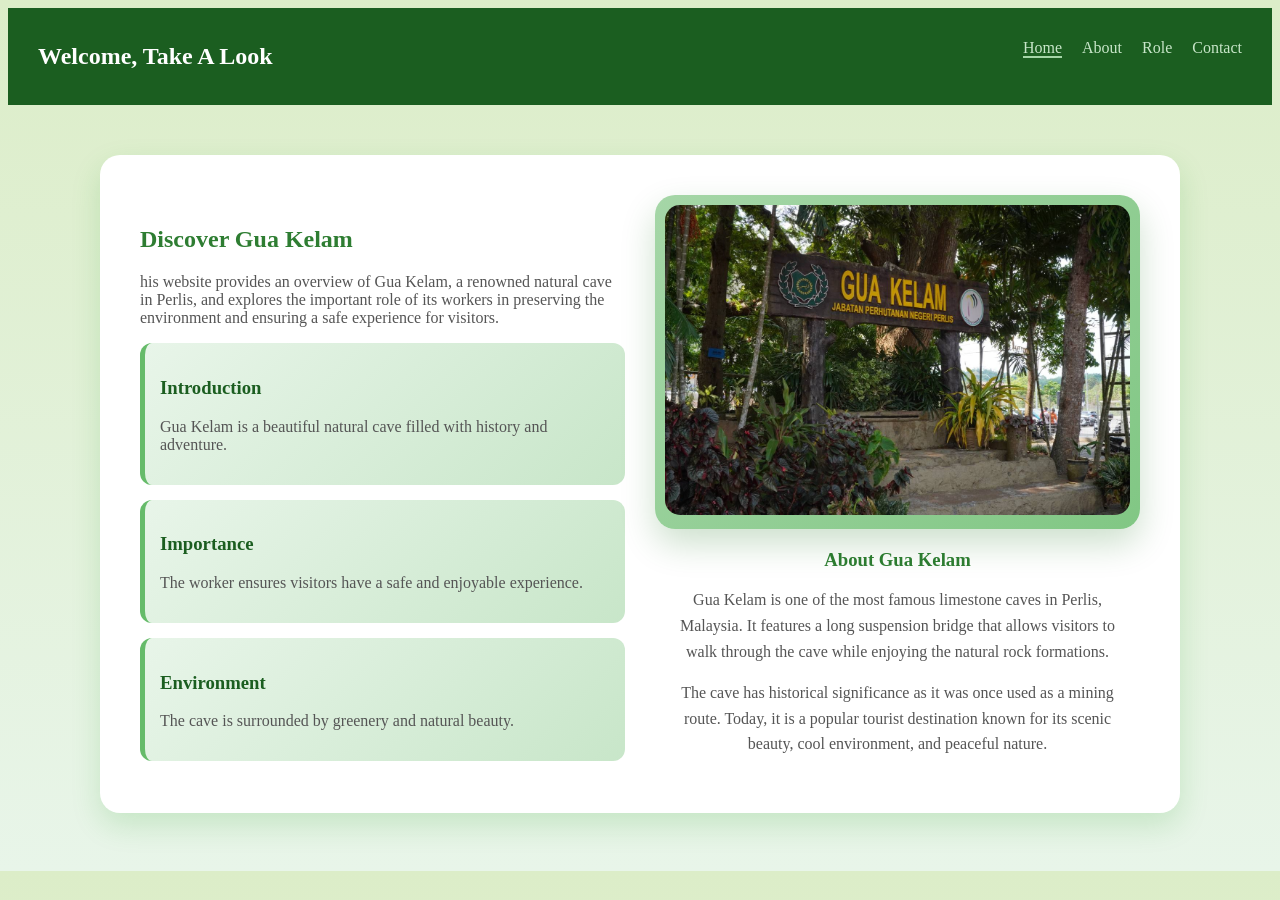
<file: index.html>
<!DOCTYPE html>
<html>
<head>
<link href="https://fonts.googleapis.com/css2?family=Poppins:wght@400;600;800&family=Playfair+Display:wght@600&display=swap" rel="stylesheet">
<title>Home</title>
<link rel="stylesheet" href="style.css">
</head>

<body>

<nav>
<h2 class="logo">Welcome, Take A Look</h2>
<ul>
<li><a href="index.html" class="active">Home</a></li>
<li><a href="about.html">About</a></li>
<li><a href="role.html">Role</a></li>
<li><a href="contact.html">Contact</a></li>
</ul>
</nav>

<section class="section">
<div class="card">

<div class="row">

<div class="left">
<h1>Discover Gua Kelam</h1>
<p>his website provides an overview of Gua Kelam, a renowned natural cave in Perlis, and explores the important role of its workers in preserving the environment and ensuring a safe experience for visitors.</p>

<div class="box">
<h3>Introduction</h3>
<p>Gua Kelam is a beautiful natural cave filled with history and adventure.</p>
</div>

<div class="box">
<h3>Importance</h3>
<p>The worker ensures visitors have a safe and enjoyable experience.</p>
</div>

<div class="box">
<h3>Environment</h3>
<p>The cave is surrounded by greenery and natural beauty.</p>
</div>

</div>

<div class="right">

    <div class="image-frame">
        <img src="guakelam.jpg" alt="Gua Kelam">
    </div>

    <div class="image-info">
        <h3>About Gua Kelam</h3>
        <p>
            Gua Kelam is one of the most famous limestone caves in Perlis, Malaysia. 
            It features a long suspension bridge that allows visitors to walk through 
            the cave while enjoying the natural rock formations.
        </p>

        <p>
            The cave has historical significance as it was once used as a mining route. 
            Today, it is a popular tourist destination known for its scenic beauty, 
            cool environment, and peaceful nature.
        </p>
    </div>

</div>
</body>
</html>
</file>
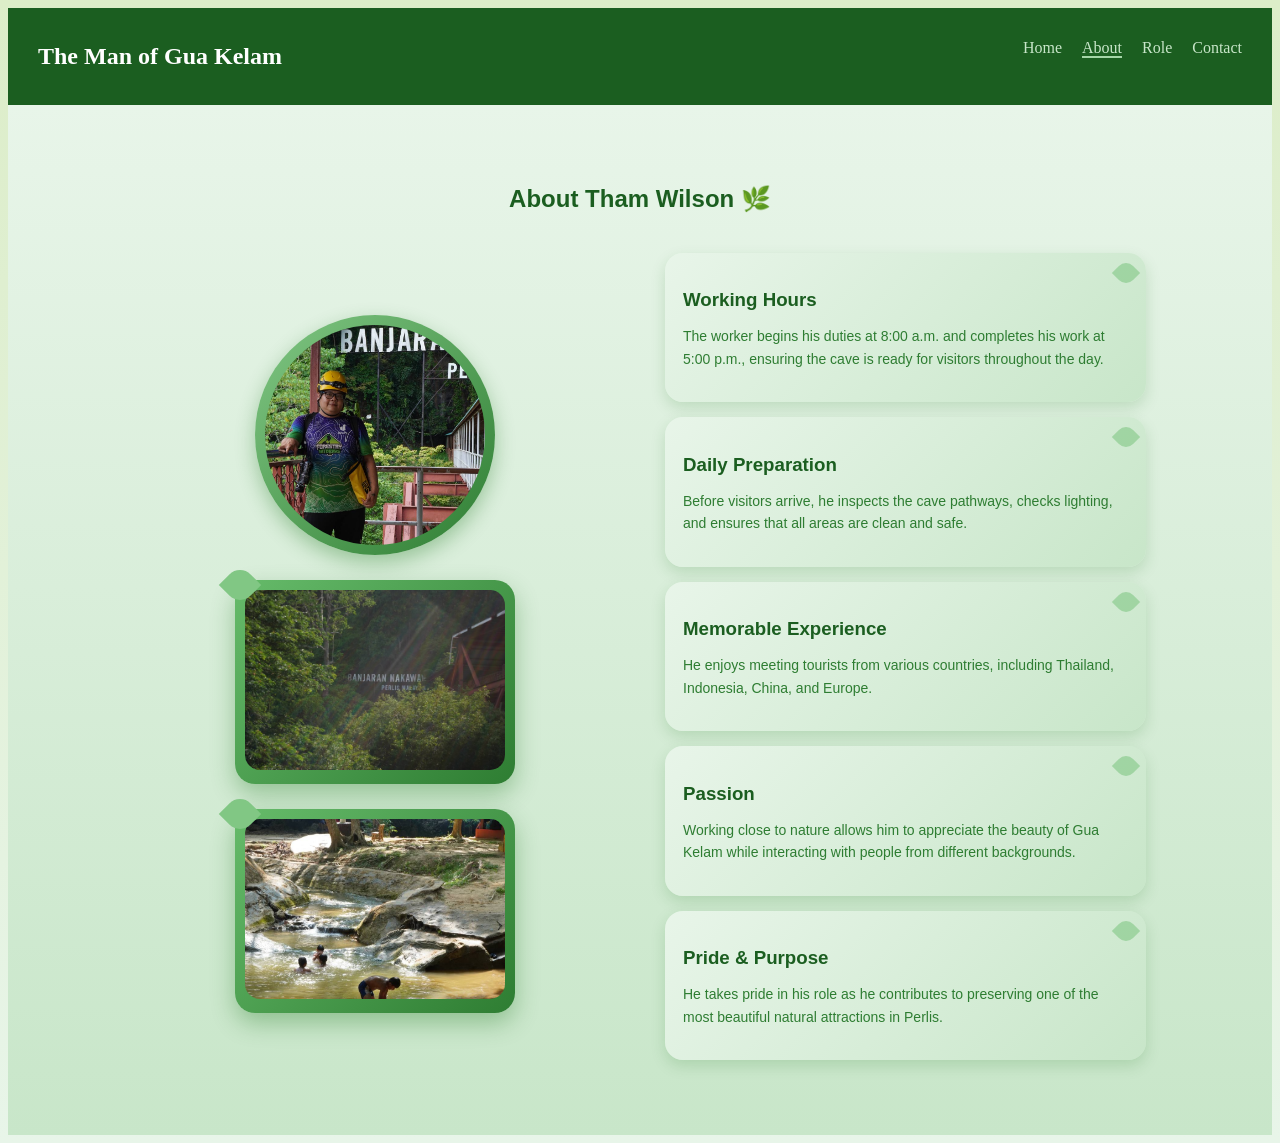
<file: about.html>
<!DOCTYPE html>
<html>
<head>
<title>About</title>
<link rel="stylesheet" href="style.css">
</head>

<body>

<nav>
<h2 class="logo">The Man of Gua Kelam</h2>
<ul>
<li><a href="index.html">Home</a></li>
<li><a href="about.html" class="active">About</a></li>
<li><a href="role.html">Role</a></li>
<li><a href="contact.html">Contact</a></li>
</ul>
</nav>

<section class="about-section">

    <h1>About Tham Wilson 🌿</h1>

    <div class="about-container">

        <!-- LEFT IMAGES -->
        <div class="about-images">

            <!-- CIRCLE IMAGE -->
            <div class="circle-frame">
                <img src="wilson.jpg">
            </div>

            <!-- NORMAL FRAMES -->
            <div class="leaf-frame">
                <img src="view1.jpg">
            </div>

            <div class="leaf-frame">
                <img src="mandi.jpg">
            </div>

        </div>

        <!-- RIGHT TEXT -->
        <div class="about-text">

            <div class="info-box">
                <h3>Working Hours</h3>
                <p>
                The worker begins his duties at 8:00 a.m. and completes his work at 5:00 p.m.,
                ensuring the cave is ready for visitors throughout the day.
                </p>
            </div>

            <div class="info-box">
                <h3>Daily Preparation</h3>
                <p>
                Before visitors arrive, he inspects the cave pathways, checks lighting,
                and ensures that all areas are clean and safe.
                </p>
            </div>

            <div class="info-box">
                <h3>Memorable Experience</h3>
                <p>
                He enjoys meeting tourists from various countries, including Thailand,
                Indonesia, China, and Europe.
                </p>
            </div>

            <div class="info-box">
                <h3>Passion</h3>
                <p>
                Working close to nature allows him to appreciate the beauty of Gua Kelam
                while interacting with people from different backgrounds.
                </p>
            </div>

            <div class="info-box">
                <h3>Pride & Purpose</h3>
                <p>
                He takes pride in his role as he contributes to preserving one of the most
                beautiful natural attractions in Perlis.
                </p>
            </div>

        </div>

    </div>

</section>

</body>
</html>
</file>
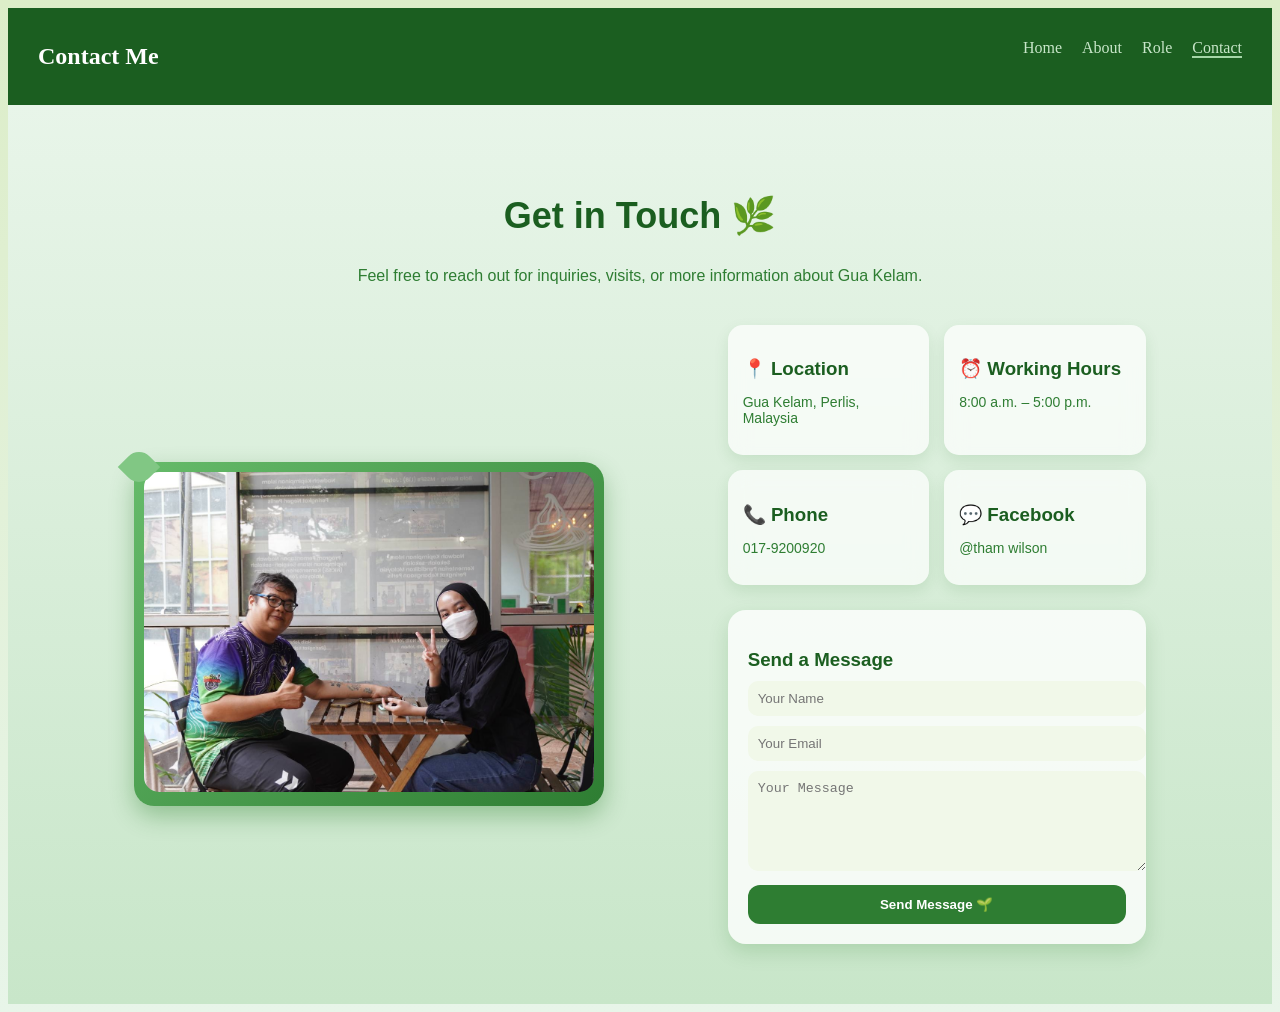
<file: contact.html>
<!DOCTYPE html>
<html lang="en">
<head>
<meta charset="UTF-8">
<title>Contact</title>
<link rel="stylesheet" href="style.css">
</head>

<body>

<nav>
    <h2 class="logo">Contact Me</h2>
    <ul>
        <li><a href="index.html">Home</a></li>
        <li><a href="about.html">About</a></li>
        <li><a href="role.html">Role</a></li>
        <li><a href="contact.html" class="active">Contact</a></li>
    </ul>
</nav>

<section class="contact-section">

    <h1>Get in Touch 🌿</h1>
    <p class="contact-sub">
        Feel free to reach out for inquiries, visits, or more information about Gua Kelam.
    </p>

    <div class="contact-container">

        <!-- LEFT IMAGE -->
        <div class="contact-image">
            <div class="leaf-frame">
                <img src="ainwilson.jpg" alt="Gua Kelam">
            </div>
        </div>

        <!-- RIGHT CONTENT -->
        <div class="contact-content">

            <div class="contact-cards">

                <div class="contact-card">
                    <h3>📍 Location</h3>
                    <p>Gua Kelam, Perlis, Malaysia</p>
                </div>

                <div class="contact-card">
                    <h3>⏰ Working Hours</h3>
                    <p>8:00 a.m. – 5:00 p.m.</p>
                </div>

                <div class="contact-card">
                    <h3>📞 Phone</h3>
                    <p>017-9200920</p>
                </div>

                <div class="contact-card">
                    <h3>💬 Facebook</h3>
                    <p>@tham wilson</p>
                </div>

            </div>

            <!-- FORM -->
            <div class="contact-form">
                <h3>Send a Message</h3>

                <input type="text" placeholder="Your Name">
                <input type="email" placeholder="Your Email">
                <textarea placeholder="Your Message"></textarea>

                <button>Send Message 🌱</button>
            </div>

        </div>

    </div>

</section>

</body>
</html>
</file>
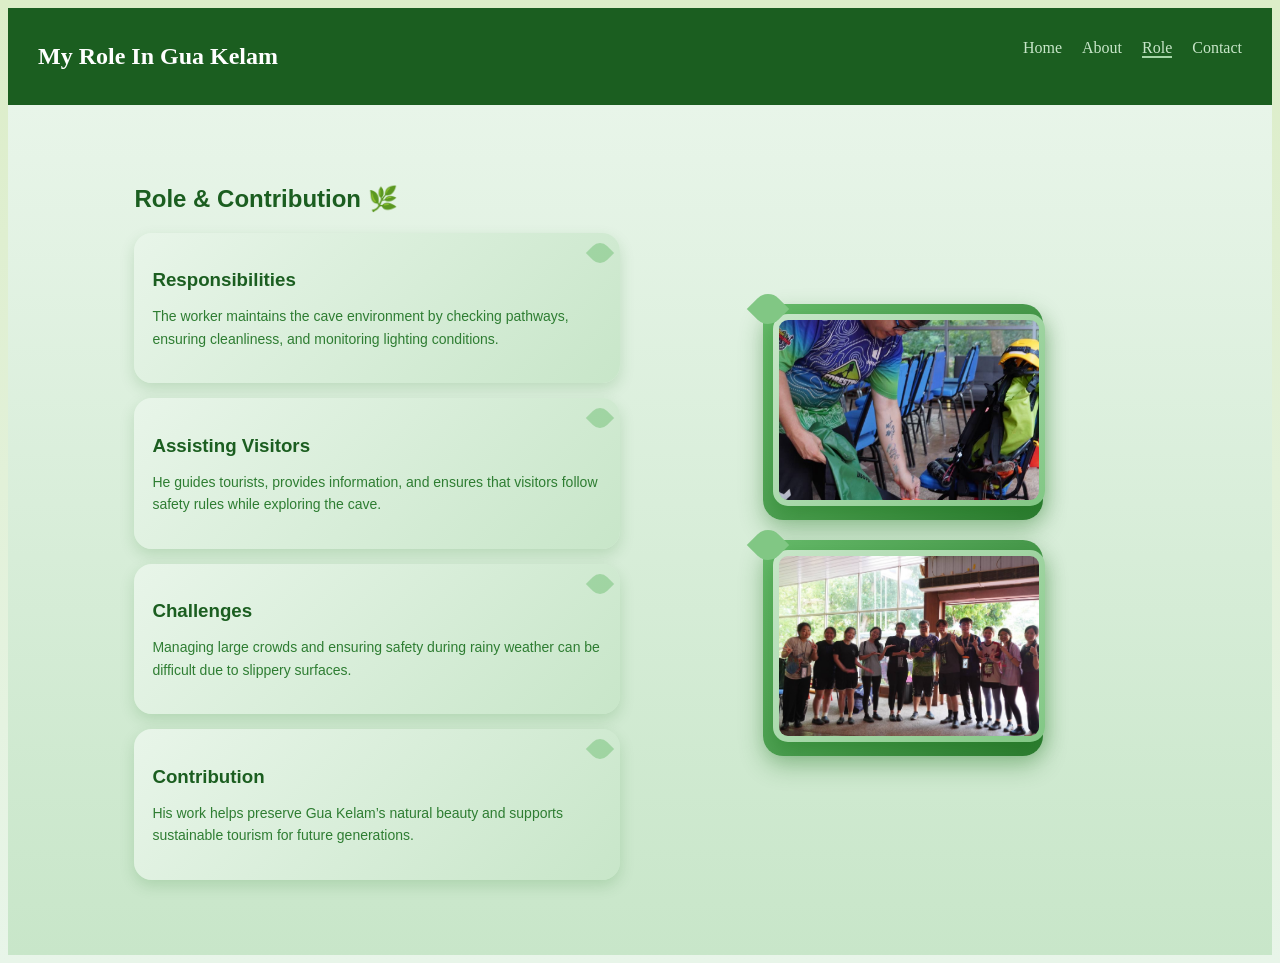
<file: role.html>
<!DOCTYPE html>
<html lang="en">
<head>
<meta charset="UTF-8">
<title>Role</title>
<link rel="stylesheet" href="style.css">
</head>

<body>

<nav>
    <h2 class="logo">My Role In Gua Kelam</h2>
    <ul>
        <li><a href="index.html">Home</a></li>
        <li><a href="about.html">About</a></li>
        <li><a href="role.html" class="active">Role</a></li>
        <li><a href="contact.html">Contact</a></li>
    </ul>
</nav>

<section class="role-section">

    <div class="role-container">

        <!-- LEFT TEXT -->
        <div class="role-text">

    <h1>Role & Contribution 🌿</h1>

    <div class="info-box">
        <h3> Responsibilities</h3>
        <p>
        The worker maintains the cave environment by checking pathways,
        ensuring cleanliness, and monitoring lighting conditions.
        </p>
    </div>

    <div class="info-box">
        <h3> Assisting Visitors</h3>
        <p>
        He guides tourists, provides information, and ensures that
        visitors follow safety rules while exploring the cave.
        </p>
    </div>

    <div class="info-box">
        <h3> Challenges</h3>
        <p>
        Managing large crowds and ensuring safety during rainy weather
        can be difficult due to slippery surfaces.
        </p>
    </div>

    <div class="info-box">
        <h3> Contribution</h3>
        <p>
        His work helps preserve Gua Kelam’s natural beauty and supports
        sustainable tourism for future generations.
        </p>
    </div>

</div>

        <!-- RIGHT IMAGES -->
        <div class="role-images">

            <div class="leaf-frame">
                <img src="kerja.jpg">
            </div>

            <div class="leaf-frame">
                <img src="kerja2.jpg">
            </div>

        </div>

    </div>

</section>

</body>
</html>
</file>
<file: style.css>
/* HOME TITLE */
.hero-title {
    font-family: 'Playfair Display', serif;  /* premium font */
    font-size: 48px;
    font-weight: 600;
    color: #1b5e20;
    text-align: center;
    position: relative;

    /* gradient text */
    background: linear-gradient(90deg, #1b5e20, #66bb6a, #1b5e20);
    background-size: 200%;
    -webkit-background-clip: text;
    -webkit-text-fill-color: transparent;

    animation: shine 4s linear infinite;
}
nav {
    background: #1b5e20;
    padding: 15px 30px;
    display: flex;
    justify-content: space-between;
}

.logo {
    color: white;
}

nav ul {
    display: flex;
    list-style: none;
}

nav li {
    margin-left: 20px;
}

nav a {
    color: #c8e6c9;
    text-decoration: none;
}

nav a.active {
    border-bottom: 2px solid #a5d6a7;
}

.section {
    display: flex;
    justify-content: center;
    padding: 50px 20px;
}

.card {
    background: white;
    border-radius: 20px;
    max-width: 1000px;
    width: 100%;
    padding: 40px;
    box-shadow: 0 10px 30px rgba(0,100,0,0.1);
}


.row {
    display: flex;
    gap: 30px;
    align-items: center;
}

.left {
    flex: 1;
}

.right {
    flex: 1;
}

.right img {
    width: 100%;
    border-radius: 15px;
}


.box {
    background: #f1f8f4;
    padding: 15px;
    border-radius: 12px;
    margin-top: 15px;
}


h1 {
    color: #1b5e20;
}

h3 {
    color: #2e7d32;
}

p {
    color: #555;
}


@media (max-width: 768px) {
    .row {
        flex-direction: column;
    }
}


.image-frame {
    padding: 10px;
    background: #e8f5e9;
    border-radius: 20px;
    box-shadow: 0 10px 25px rgba(0,100,0,0.15);
    position: relative;
}


.image-frame::before {
    content: "";
    position: absolute;
    top: -10px;
    left: -10px;
    width: 100%;
    height: 100%;
    border-radius: 20px;
    border: 2px solid #a5d6a7;
    z-index: -1;
}

.image-frame {
    padding: 10px;
    background: linear-gradient(135deg, #a5d6a7, #81c784);
    border-radius: 20px;
    box-shadow: 0 15px 35px rgba(0, 100, 0, 0.2);
}


.image-info {
    margin-top: 20px;
}

.image-info {
    margin-top: 20px;
    text-align: center;   /* THIS centers everything */
    padding: 0 10px;
}

.image-info h3 {
    color: #2e7d32;
    margin-bottom: 10px;
}

.image-info p {
    line-height: 1.6;
}


body {
    background: linear-gradient(to bottom, #dcedc8, #e8f5e9);
}


.card {
    background: #ffffff;
    border-radius: 20px;
    box-shadow: 0 12px 30px rgba(0, 150, 0, 0.15);
}


.box {
    background: linear-gradient(135deg, #e8f5e9, #c8e6c9);
    border-left: 5px solid #66bb6a;
}


h1 {
    color: #2e7d32;
}

h3 {
    color: #1b5e20;
}


.section-title {
    margin-top: 30px;
    color: #1b5e20;
}


.grid-2 {
    display: grid;
    grid-template-columns: repeat(2, 1fr);
    gap: 20px;
}


.full-img {
    width: 100%;
    margin: 25px 0;
    border-radius: 15px;
}


.highlight {
    background: linear-gradient(135deg, #c8e6c9, #a5d6a7);
    padding: 20px;
    border-radius: 15px;
    margin-top: 20px;
    text-align: center;
    font-weight: bold;
}


.role-layout {
    display: flex;
    align-items: center;
    gap: 40px;
}


.role-text {
    flex: 1;
}


.role-images {
    flex: 1;
    display: flex;
    flex-direction: column;
    gap: 20px;
    align-items: center;
}


.role-images img {
    width: 260px;
    border-radius: 15px;
    padding: 6px;
    background: linear-gradient(135deg, #c8e6c9, #81c784);
    box-shadow: 0 8px 20px rgba(0,100,0,0.25);
}


.role-images img:nth-child(2) {
    transform: translateX(20px);
}


@media (max-width: 768px) {
    .role-layout {
        flex-direction: column;
        text-align: center;
    }

    .role-images img:nth-child(2) {
        transform: none;
    }
}


.role-section {
    padding: 60px 10%;
    background: linear-gradient(to bottom, #e8f5e9, #c8e6c9);
    font-family: 'Poppins', sans-serif;
}


.role-container {
    display: flex;
    justify-content: space-between;
    align-items: center;
    gap: 40px;
}


.role-text {
    flex: 1;
}

.role-text h1 {
    color: #1b5e20;
    margin-bottom: 20px;
}

.role-text p {
    color: #2e7d32;
    margin-bottom: 15px;
    line-height: 1.6;
}


.role-images {
    flex: 1;
    display: flex;
    flex-direction: column;
    gap: 20px;
}


.leaf-frame {
    padding: 12px;
    border-radius: 25px;
    background: linear-gradient(135deg, #66bb6a, #2e7d32);
    position: relative;
    box-shadow: 0 10px 25px rgba(0,100,0,0.3);
}


.leaf-frame::before {
    content: "";
    position: absolute;
    top: -10px;
    left: -10px;
    width: 30px;
    height: 30px;
    background: #81c784;
    border-radius: 50% 0;
    transform: rotate(45deg);
}


.leaf-frame {
    width: 350px;   /* was smaller before */
    padding: 12px;
    border-radius: 20px;
    background: linear-gradient(135deg, #66bb6a, #2e7d32);
    box-shadow: 0 12px 30px rgba(0,100,0,0.3);
}

.leaf-frame img {
    width: 100%;
    height: 250px;   /* increase height */
    object-fit: cover;
    border-radius: 15px;
}


@media (max-width: 768px) {
    .role-container {
        flex-direction: column;
    }
}


.info-box {
    background: linear-gradient(135deg, #e8f5e9, #c8e6c9);
    padding: 18px;
    border-radius: 18px;
    margin-bottom: 15px;
    box-shadow: 0 6px 15px rgba(0,100,0,0.15);
    position: relative;
    transition: 0.3s;
}


.info-box:hover {
    transform: translateY(-5px);
}


.info-box h3 {
    color: #1b5e20;
    margin-bottom: 8px;
}


.info-box p {
    color: #2e7d32;
    font-size: 14px;
    line-height: 1.6;
}


.info-box::before {
    content: "";
    position: absolute;
    top: 10px;
    right: 10px;
    width: 20px;
    height: 20px;
    background: #81c784;
    border-radius: 50% 0;
    transform: rotate(45deg);
    opacity: 0.6;
}


.contact-section {
    padding: 60px 10%;
    background: linear-gradient(to bottom, #e8f5e9, #c8e6c9);
    font-family: 'Poppins', sans-serif;
}


.contact-section h1 {
    text-align: center;
    color: #1b5e20;
    font-size: 36px;
}

.contact-sub {
    text-align: center;
    color: #2e7d32;
    margin-bottom: 40px;
}


.contact-container {
    display: flex;
    gap: 50px;
    align-items: center;
}


.contact-image {
    flex: 1.3;   /* was 1 before → now bigger than text */
}


.contact-image .leaf-frame {
    width: 100%;
    max-width: 450px;   /* control max size */
}

.contact-image .leaf-frame img {
    width: 100%;
    height: 320px;   /* increase height */
    object-fit: cover;
}
.leaf-frame img {
    width: 100%;
    height: 350px;
    object-fit: cover;
    border-radius: 18px;
}


.contact-content {
    flex: 1;
}


.contact-cards {
    display: grid;
    grid-template-columns: 1fr 1fr;
    gap: 15px;
    margin-bottom: 25px;
}

.contact-card {
    background: rgba(255,255,255,0.7);
    backdrop-filter: blur(10px);
    padding: 15px;
    border-radius: 15px;
    box-shadow: 0 6px 15px rgba(0,100,0,0.1);
}

.contact-card h3 {
    color: #1b5e20;
    margin-bottom: 5px;
}

.contact-card p {
    color: #2e7d32;
    font-size: 14px;
}


.contact-form {
    background: rgba(255,255,255,0.8);
    padding: 20px;
    border-radius: 18px;
    box-shadow: 0 8px 20px rgba(0,100,0,0.15);
}

.contact-form h3 {
    margin-bottom: 10px;
    color: #1b5e20;
}

.contact-form input,
.contact-form textarea {
    width: 100%;
    margin-bottom: 10px;
    padding: 10px;
    border: none;
    border-radius: 10px;
    background: #f1f8e9;
}

.contact-form textarea {
    height: 80px;
}


.contact-form button {
    width: 100%;
    padding: 12px;
    border: none;
    border-radius: 12px;
    background: #2e7d32;
    color: white;
    font-weight: bold;
    cursor: pointer;
    transition: 0.3s;
}

.contact-form button:hover {
    background: #1b5e20;
}


@media (max-width: 768px) {
    .contact-container {
        flex-direction: column;
    }

    .contact-cards {
        grid-template-columns: 1fr;
    }
}


.about-section {
    padding: 60px 10%;
    background: linear-gradient(to bottom, #e8f5e9, #c8e6c9);
    font-family: 'Poppins', sans-serif;
}


.about-section h1 {
    text-align: center;
    color: #1b5e20;
    margin-bottom: 40px;
}


.about-container {
    display: flex;
    gap: 50px;
    align-items: center;
}


.about-images {
    flex: 1;
    display: flex;
    flex-direction: column;
    align-items: center;
    gap: 25px;
}


.circle-frame {
    width: 220px;
    height: 220px;
    border-radius: 50%;
    padding: 10px;
    background: linear-gradient(135deg, #81c784, #2e7d32);
    box-shadow: 0 8px 20px rgba(0,100,0,0.3);
}

.circle-frame img {
    width: 100%;
    height: 100%;
    border-radius: 50%;
    object-fit: cover;
}


.leaf-frame {
    width: 260px;
    padding: 10px;
    border-radius: 20px;
    background: linear-gradient(135deg, #66bb6a, #2e7d32);
    box-shadow: 0 10px 25px rgba(0,100,0,0.3);
}

.leaf-frame img {
    width: 100%;
    height: 180px;
    object-fit: cover;
    border-radius: 15px;
}


.about-text {
    flex: 1;
}


.info-box {
    background: linear-gradient(135deg, #e8f5e9, #c8e6c9);
    padding: 18px;
    border-radius: 18px;
    margin-bottom: 15px;
    box-shadow: 0 6px 15px rgba(0,100,0,0.15);
}

.info-box h3 {
    color: #1b5e20;
    margin-bottom: 8px;
}

.info-box p {
    color: #2e7d32;
    font-size: 14px;
    line-height: 1.6;
}


@media (max-width: 768px) {
    .about-container {
        flex-direction: column;
    }
}

@keyframes shine {
    0% { background-position: 0% }
    100% { background-position: 200% }
}
</file>
